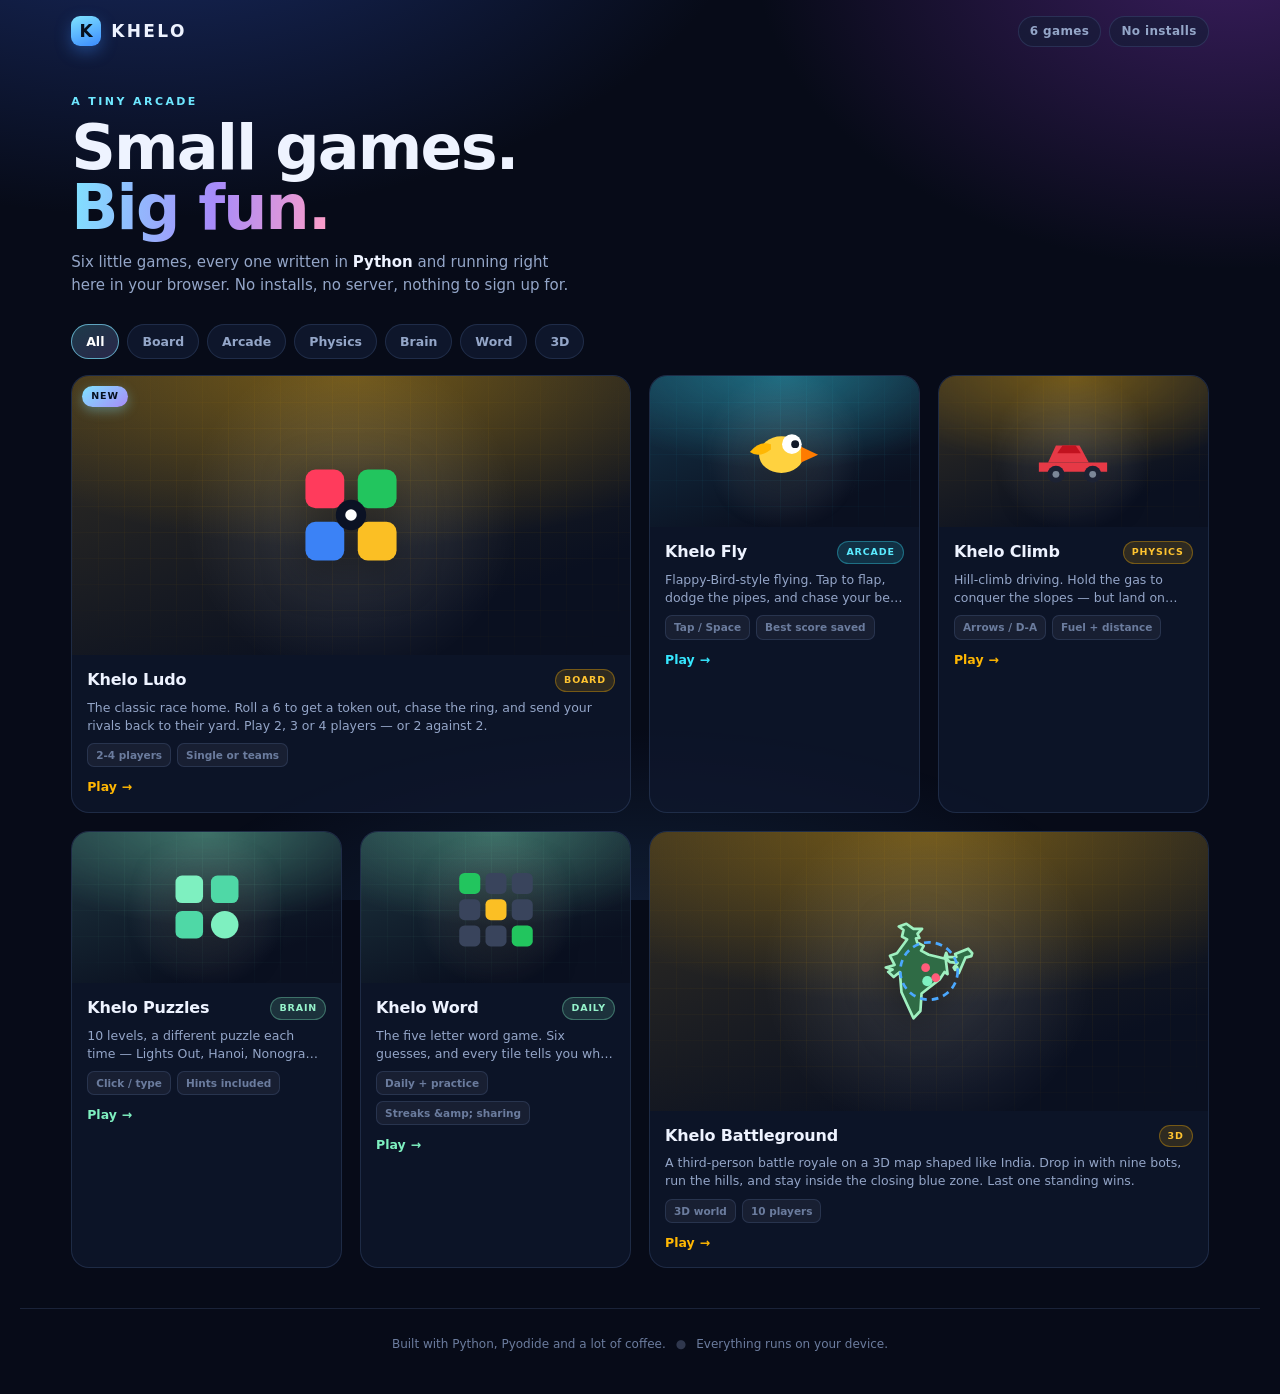
<file: index.html>
<!doctype html>
<html lang="en">
<head>
  <meta charset="utf-8">
  <meta name="viewport" content="width=device-width, initial-scale=1, viewport-fit=cover">
  <meta name="theme-color" content="#070b18">
  <meta name="description" content="Khelo - six little browser games, every one written in Python and running right here.">
  <title>Khelo - Play Python Games</title>
  <link rel="icon" href="data:image/svg+xml,%3Csvg xmlns='http://www.w3.org/2000/svg' viewBox='0 0 32 32'%3E%3Crect width='32' height='32' rx='9' fill='%237fe3ff'/%3E%3Ctext x='16' y='23' font-family='system-ui,sans-serif' font-size='20' font-weight='900' text-anchor='middle' fill='%2306101f'%3EK%3C/text%3E%3C/svg%3E">
  <link rel="stylesheet" href="style.css">
</head>
<body>
  <div class="glow" aria-hidden="true"></div>

  <header class="top">
    <a class="brand" href="./"><span class="mark">K</span>KHELO</a>
    <div class="top-right">
      <span class="pill">6 games</span>
      <span class="pill hide-sm">No installs</span>
    </div>
  </header>

  <main class="wrap">
    <section class="hero">
      <p class="eyebrow">A tiny arcade</p>
      <h1>Small games.<br><em>Big fun.</em></h1>
      <p class="lede">
        Six little games, every one written in <b>Python</b> and running
        right here in your browser. No installs, no server, nothing to sign up for.
      </p>
    </section>

    <div class="filters" role="group" aria-label="Filter games">
      <button class="chip is-on" type="button" data-f="all">All</button>
      <button class="chip" type="button" data-f="board">Board</button>
      <button class="chip" type="button" data-f="arcade">Arcade</button>
      <button class="chip" type="button" data-f="physics">Physics</button>
      <button class="chip" type="button" data-f="brain">Brain</button>
      <button class="chip" type="button" data-f="word">Word</button>
      <button class="chip" type="button" data-f="3d">3D</button>
    </div>

    <section class="grid" aria-label="Games">

      <a class="card wide" href="games/ludo/" data-cat="board"
         style="--accent:#ffb703;--i:0">
        <div class="art" aria-hidden="true">
          <span class="art-grid"></span>
          <span class="fresh">New</span>
          <span class="art-icon"><svg viewBox="0 0 64 64"> <rect x="5" y="5" width="23" height="23" rx="6" fill="#ff3b5c"/> <rect x="36" y="5" width="23" height="23" rx="6" fill="#22c55e"/> <rect x="36" y="36" width="23" height="23" rx="6" fill="#fbbf24"/> <rect x="5" y="36" width="23" height="23" rx="6" fill="#3b82f6"/> <circle cx="32" cy="32" r="9" fill="#0b1224"/> <circle cx="32" cy="32" r="3.4" fill="#ffffff"/> </svg></span>
        </div>
        <div class="body">
          <div class="head">
            <h3>Khelo Ludo</h3>
            <span class="tag">Board</span>
          </div>
          <p>The classic race home. Roll a 6 to get a token out, chase the ring, and send your rivals back to their yard. Play 2, 3 or 4 players &mdash; or 2 against 2.</p>
          <div class="meta"><span>2-4 players</span><span>Single or teams</span></div>
          <span class="go">Play <b>&#8594;</b></span>
        </div>
      </a>
      <a class="card" href="games/fly/" data-cat="arcade"
         style="--accent:#36e7ff;--i:1">
        <div class="art" aria-hidden="true">
          <span class="art-grid"></span>
          <span class="art-icon"><svg viewBox="0 0 64 64"> <ellipse cx="30" cy="34" rx="17" ry="14" fill="#ffd23f"/> <path d="M45 28l13 6-13 6z" fill="#ff7b00"/> <circle cx="38" cy="26" r="7.5" fill="#fff"/> <circle cx="40.5" cy="26" r="3" fill="#111827"/> <path d="M22 30q-9 7-16 2 7-9 16-6z" fill="#ffb703"/> </svg></span>
        </div>
        <div class="body">
          <div class="head">
            <h3>Khelo Fly</h3>
            <span class="tag">Arcade</span>
          </div>
          <p>Flappy-Bird-style flying. Tap to flap, dodge the pipes, and chase your best score as the gaps tighten.</p>
          <div class="meta"><span>Tap / Space</span><span>Best score saved</span></div>
          <span class="go">Play <b>&#8594;</b></span>
        </div>
      </a>
      <a class="card" href="games/hillclimb/" data-cat="physics"
         style="--accent:#ffb703;--i:2">
        <div class="art" aria-hidden="true">
          <span class="art-grid"></span>
          <span class="art-icon"><svg viewBox="0 0 64 64"> <path d="M6 40h52v7H6z" fill="#e63946"/> <path d="M13 40l6-13h18l7 13z" fill="#e63946"/> <path d="M20 33l4-6h10l4 6z" fill="#c1121f"/> <circle cx="19" cy="49" r="6.5" fill="#1c2233"/> <circle cx="47" cy="49" r="6.5" fill="#1c2233"/> <circle cx="19" cy="49" r="2.6" fill="#7b8798"/> <circle cx="47" cy="49" r="2.6" fill="#7b8798"/> </svg></span>
        </div>
        <div class="body">
          <div class="head">
            <h3>Khelo Climb</h3>
            <span class="tag">Physics</span>
          </div>
          <p>Hill-climb driving. Hold the gas to conquer the slopes — but land on your head and it's over.</p>
          <div class="meta"><span>Arrows / D-A</span><span>Fuel + distance</span></div>
          <span class="go">Play <b>&#8594;</b></span>
        </div>
      </a>
      <a class="card" href="games/puzzle/" data-cat="brain"
         style="--accent:#7ef0c0;--i:3">
        <div class="art" aria-hidden="true">
          <span class="art-grid"></span>
          <span class="art-icon"><svg viewBox="0 0 64 64"> <rect x="8" y="8" width="21" height="21" rx="5" fill="#7ef0c0"/> <rect x="35" y="8" width="21" height="21" rx="5" fill="#4fd8a6"/> <rect x="8" y="35" width="21" height="21" rx="5" fill="#4fd8a6"/> <circle cx="45.5" cy="45.5" r="10.5" fill="#7ef0c0"/> </svg></span>
        </div>
        <div class="body">
          <div class="head">
            <h3>Khelo Puzzles</h3>
            <span class="tag">Brain</span>
          </div>
          <p>10 levels, a different puzzle each time — Lights Out, Hanoi, Nonogram, Sudoku, N-Queens and more. Each one is harder than the last.</p>
          <div class="meta"><span>Click / type</span><span>Hints included</span></div>
          <span class="go">Play <b>&#8594;</b></span>
        </div>
      </a>
      <a class="card" href="games/word/" data-cat="word"
         style="--accent:#7ef0c0;--i:4">
        <div class="art" aria-hidden="true">
          <span class="art-grid"></span>
          <span class="art-icon"><svg viewBox="0 0 64 64"> <rect x="4" y="6" width="16" height="16" rx="4" fill="#22c55e"/> <rect x="24" y="6" width="16" height="16" rx="4" fill="#39445c"/> <rect x="44" y="6" width="16" height="16" rx="4" fill="#39445c"/> <rect x="4" y="26" width="16" height="16" rx="4" fill="#39445c"/> <rect x="24" y="26" width="16" height="16" rx="4" fill="#fbbf24"/> <rect x="44" y="26" width="16" height="16" rx="4" fill="#39445c"/> <rect x="4" y="46" width="16" height="16" rx="4" fill="#39445c"/> <rect x="24" y="46" width="16" height="16" rx="4" fill="#39445c"/> <rect x="44" y="46" width="16" height="16" rx="4" fill="#22c55e"/> </svg></span>
        </div>
        <div class="body">
          <div class="head">
            <h3>Khelo Word</h3>
            <span class="tag">Daily</span>
          </div>
          <p>The five letter word game. Six guesses, and every tile tells you what it found &mdash; green for the right place, amber for the wrong one. A new word every day, or practise as much as you like.</p>
          <div class="meta"><span>Daily + practice</span><span>Streaks &amp;amp; sharing</span></div>
          <span class="go">Play <b>&#8594;</b></span>
        </div>
      </a>
      <a class="card wide" href="games/battle/" data-cat="3d"
         style="--accent:#ffb703;--i:5">
        <div class="art" aria-hidden="true">
          <span class="art-grid"></span>
          <span class="art-icon"><svg viewBox="0 0 64 64"> <path d="M22.8 7.0 L27.9 7.0 L25.2 9.9 L26.3 12.4 L24.3 12.7 L25.0 15.1 L28.9 17.1 L27.3 19.9 L31.9 22.4 L41.1 24.6 L42.2 21.2 L43.1 23.8 L48.2 23.7 L47.5 21.9 L55.2 18.8 L57.6 21.4 L57.1 23.2 L53.6 24.1 L49.7 33.2 L48.6 29.7 L47.4 31.3 L46.6 30.0 L48.9 27.2 L44.3 26.7 L41.8 24.1 L43.0 33.8 L41.2 32.6 L38.3 37.0 L27.6 45.3 L26.9 55.7 L22.8 60.0 L15.7 44.6 L14.7 32.6 L11.1 35.6 L7.8 32.5 L10.4 31.2 L6.4 29.9 L11.6 28.4 L8.9 23.0 L13.0 21.5 L19.0 13.3 L16.0 11.6 L16.9 7.7 L14.1 5.6 L18.6 4.0 Z" fill="#2f6b45" stroke="#9ff0c0" stroke-width="1.6" stroke-linejoin="round"/> <circle cx="32" cy="32" r="17" fill="none" stroke="#4aa8ff" stroke-width="1.6" stroke-dasharray="4 3"/> <circle cx="30" cy="30" r="2.6" fill="#ff5c7a"/> <circle cx="36" cy="36" r="2.6" fill="#ff5c7a"/> <circle cx="31" cy="38" r="3.0" fill="#7ef0c0"/> </svg></span>
        </div>
        <div class="body">
          <div class="head">
            <h3>Khelo Battleground</h3>
            <span class="tag">3D</span>
          </div>
          <p>A third-person battle royale on a 3D map shaped like India. Drop in with nine bots, run the hills, and stay inside the closing blue zone. Last one standing wins.</p>
          <div class="meta"><span>3D world</span><span>10 players</span></div>
          <span class="go">Play <b>&#8594;</b></span>
        </div>
      </a>

    </section>

    <p class="empty" hidden>Nothing in that corner yet.</p>
  </main>

  <footer class="foot">
    <span>Built with Python, Pyodide and a lot of coffee.</span>
    <span class="foot-dot">&#9679;</span>
    <span>Everything runs on your device.</span>
  </footer>

  <script>
    (function () {
      var buttons = document.querySelectorAll(".filters .chip");
      var cards = document.querySelectorAll(".grid .card");
      var empty = document.querySelector(".empty");

      buttons.forEach(function (b) {
        b.addEventListener("click", function () {
          buttons.forEach(function (o) { o.classList.remove("is-on"); });
          b.classList.add("is-on");
          var want = b.dataset.f, shown = 0;
          cards.forEach(function (c) {
            var hit = (want === "all" || c.dataset.cat === want);
            c.classList.toggle("is-off", !hit);
            if (hit) shown++;
          });
          empty.hidden = shown > 0;
        });
      });
    })();
  </script>
</body>
</html>
</file>
<file: style.css>
:root {
  --ink: #eef3ff;
  --muted: #94a6c8;
  --dim: #6b7c9e;
  --line: rgba(140, 180, 255, 0.14);
  --card: rgba(16, 24, 46, 0.72);
  --radius: 18px;
  --pad: clamp(16px, 4vw, 56px);
}

* { box-sizing: border-box; }

html, body { margin: 0; }

body {
  min-height: 100vh;
  background:
    radial-gradient(1000px 620px at 12% -12%, #1b2f6d 0%, transparent 62%),
    radial-gradient(820px 560px at 96% -4%, #3a1d5e 0%, transparent 58%),
    #070b18;
  color: var(--ink);
  font-family: system-ui, -apple-system, "Segoe UI", Roboto, sans-serif;
  line-height: 1.55;
  overflow-x: hidden;
  -webkit-font-smoothing: antialiased;
}

.glow {
  position: fixed;
  inset: 0;
  pointer-events: none;
  background: radial-gradient(700px 340px at 50% 108%, rgba(80, 160, 255, 0.16), transparent 72%);
}

/* ---------------- top bar ---------------- */
.top {
  display: flex;
  align-items: center;
  justify-content: space-between;
  gap: 14px;
  padding: 16px var(--pad);
  max-width: 1240px;
  margin: 0 auto;
}

.brand {
  display: inline-flex;
  align-items: center;
  gap: 10px;
  font-weight: 900;
  font-size: 17px;
  letter-spacing: 0.14em;
  color: var(--ink);
  text-decoration: none;
}

.brand .mark {
  display: grid;
  place-items: center;
  width: 30px;
  height: 30px;
  border-radius: 9px;
  background: linear-gradient(160deg, #7fe3ff, #3b8bff);
  color: #06101f;
  font-size: 17px;
  letter-spacing: 0;
  box-shadow: 0 6px 16px rgba(59, 139, 255, 0.35);
}

.top-right { display: flex; gap: 8px; }

.pill {
  padding: 5px 11px;
  border-radius: 999px;
  border: 1px solid var(--line);
  background: rgba(20, 30, 56, 0.6);
  color: var(--muted);
  font-size: 12px;
  font-weight: 700;
  letter-spacing: 0.03em;
}

/* ---------------- hero ---------------- */
.wrap {
  max-width: 1240px;
  margin: 0 auto;
  padding: 0 var(--pad) 40px;
}

.hero { padding: clamp(10px, 3vw, 30px) 0 clamp(14px, 2vw, 22px); }

.eyebrow {
  margin: 0 0 8px;
  font-size: 11px;
  font-weight: 800;
  letter-spacing: 0.22em;
  text-transform: uppercase;
  color: #6ee7ff;
}

.hero h1 {
  margin: 0;
  font-size: clamp(34px, 6.4vw, 62px);
  line-height: 0.98;
  letter-spacing: -0.03em;
  font-weight: 900;
}

.hero h1 em {
  font-style: normal;
  background: linear-gradient(96deg, #7fe3ff, #a78bfa 55%, #ff9ec7);
  -webkit-background-clip: text;
  background-clip: text;
  color: transparent;
}

.lede {
  margin: 12px 0 0;
  max-width: 54ch;
  color: var(--muted);
  font-size: clamp(13px, 1.5vw, 15px);
}

.lede b { color: var(--ink); font-weight: 700; }

/* ---------------- filters ---------------- */
.filters {
  display: flex;
  gap: 8px;
  overflow-x: auto;
  padding: 4px 0 16px;
  scrollbar-width: none;
}
.filters::-webkit-scrollbar { display: none; }

.chip {
  flex: 0 0 auto;
  padding: 7px 14px;
  border-radius: 999px;
  border: 1px solid var(--line);
  background: rgba(18, 28, 52, 0.7);
  color: var(--muted);
  font: inherit;
  font-size: 12.5px;
  font-weight: 700;
  cursor: pointer;
  transition: color .15s ease, border-color .15s ease, background .15s ease;
}

.chip:hover { color: var(--ink); border-color: rgba(140, 190, 255, 0.4); }

.chip.is-on {
  background: linear-gradient(150deg, rgba(110, 231, 255, 0.22), rgba(167, 139, 250, 0.22));
  border-color: rgba(126, 227, 255, 0.65);
  color: #fff;
}

/* ---------------- the grid ---------------- */
.grid {
  display: grid;
  grid-template-columns: repeat(4, minmax(0, 1fr));
  gap: clamp(12px, 1.5vw, 18px);
}

.card {
  position: relative;
  display: flex;
  flex-direction: column;
  border-radius: var(--radius);
  border: 1px solid var(--line);
  background: var(--card);
  overflow: hidden;
  text-decoration: none;
  color: inherit;
  isolation: isolate;
  transition: transform .18s ease, border-color .18s ease, box-shadow .18s ease;
  animation: rise .45s cubic-bezier(.2, .8, .3, 1) backwards;
  animation-delay: calc(var(--i, 0) * 65ms);
}

.card.wide { grid-column: span 2; }

.card.is-off { display: none; }

@keyframes rise {
  from { opacity: 0; transform: translateY(14px); }
  to   { opacity: 1; transform: none; }
}

.card:hover,
.card:focus-visible {
  transform: translateY(-4px);
  border-color: var(--accent);
  border-color: color-mix(in srgb, var(--accent) 55%, transparent);
  box-shadow:
    0 16px 38px rgba(0, 0, 0, 0.45),
    0 0 0 1px color-mix(in srgb, var(--accent) 30%, transparent),
    0 0 34px color-mix(in srgb, var(--accent) 18%, transparent);
  outline: none;
}

/* the cover: the icon is the focal subject, on a lit stage */
.art {
  position: relative;
  display: grid;
  place-items: center;
  aspect-ratio: 16 / 9;
  overflow: hidden;
  background:
    radial-gradient(120% 100% at 50% 0%, rgba(255, 255, 255, 0.10) 0%, transparent 62%),
    linear-gradient(160deg, #131c36, #0a1020 78%);
  background:
    radial-gradient(120% 100% at 50% 0%,
      color-mix(in srgb, var(--accent) 34%, transparent) 0%,
      transparent 62%),
    linear-gradient(160deg,
      color-mix(in srgb, var(--accent) 16%, #0d1428),
      #0a1020 78%);
}

.card.wide .art { aspect-ratio: 2 / 1; }

.art-grid {
  position: absolute;
  inset: 0;
  background-image:
    linear-gradient(rgba(255, 255, 255, 0.06) 1px, transparent 1px),
    linear-gradient(90deg, rgba(255, 255, 255, 0.06) 1px, transparent 1px);
  background-image:
    linear-gradient(color-mix(in srgb, var(--accent) 12%, transparent) 1px, transparent 1px),
    linear-gradient(90deg, color-mix(in srgb, var(--accent) 12%, transparent) 1px, transparent 1px);
  background-size: 26px 26px;
  mask-image: radial-gradient(70% 70% at 50% 45%, #000 30%, transparent 100%);
  -webkit-mask-image: radial-gradient(70% 70% at 50% 45%, #000 30%, transparent 100%);
  opacity: .5;
}

.art::after {
  content: "";
  position: absolute;
  width: 62%;
  aspect-ratio: 1;
  border-radius: 50%;
  background: radial-gradient(circle, rgba(255, 255, 255, 0.14), transparent 68%);
  pointer-events: none;
}

.art-icon {
  position: relative;
  z-index: 1;
  display: block;
  width: clamp(54px, 9vw, 84px);
  transition: transform .22s ease;
  filter: drop-shadow(0 10px 20px rgba(0, 0, 0, 0.5));
}

.card.wide .art-icon { width: clamp(64px, 11vw, 108px); }

.card:hover .art-icon { transform: scale(1.09) rotate(-3deg); }

.art-icon svg { display: block; width: 100%; height: auto; }

/* the text under the cover */
.body {
  display: flex;
  flex-direction: column;
  gap: 6px;
  padding: 13px 15px 15px;
}

.head {
  display: flex;
  align-items: center;
  justify-content: space-between;
  gap: 10px;
}

.head h3 {
  margin: 0;
  font-size: 16px;
  font-weight: 800;
  letter-spacing: -0.01em;
}

.tag {
  flex: 0 0 auto;
  padding: 3px 8px;
  border-radius: 999px;
  font-size: 9.5px;
  font-weight: 800;
  letter-spacing: 0.09em;
  text-transform: uppercase;
  color: var(--accent);
  color: color-mix(in srgb, var(--accent) 82%, white);
  background: rgba(255, 255, 255, 0.06);
  background: color-mix(in srgb, var(--accent) 14%, transparent);
  border: 1px solid var(--accent);
  border-color: color-mix(in srgb, var(--accent) 34%, transparent);
}

.body p {
  margin: 0;
  font-size: 12.5px;
  line-height: 1.45;
  color: var(--muted);
  display: -webkit-box;
  -webkit-line-clamp: 2;
  -webkit-box-orient: vertical;
  overflow: hidden;
}

.card.wide .body p { -webkit-line-clamp: 2; }

.meta {
  display: flex;
  flex-wrap: wrap;
  gap: 6px;
  margin-top: 2px;
}

.meta span {
  padding: 3px 8px;
  border-radius: 7px;
  background: rgba(255, 255, 255, 0.05);
  border: 1px solid var(--line);
  color: var(--dim);
  font-size: 10.5px;
  font-weight: 600;
}

.go {
  margin-top: 4px;
  font-size: 12.5px;
  font-weight: 800;
  color: var(--accent);
  display: inline-flex;
  align-items: center;
  gap: 5px;
}

.go b { transition: transform .18s ease; }
.card:hover .go b { transform: translateX(4px); }

.empty {
  margin: 30px 0;
  text-align: center;
  color: var(--dim);
  font-size: 13px;
}

/* ---------------- footer ---------------- */
.foot {
  display: flex;
  flex-wrap: wrap;
  align-items: center;
  justify-content: center;
  gap: 10px;
  padding: 26px var(--pad) 40px;
  color: var(--dim);
  font-size: 12px;
  border-top: 1px solid var(--line);
  max-width: 1240px;
  margin: 0 auto;
}

.foot-dot { opacity: .4; }

/* ---------------- responsive ---------------- */
@media (max-width: 980px) {
  .grid { grid-template-columns: repeat(2, minmax(0, 1fr)); }
  .card.wide { grid-column: span 2; }
  .hide-sm { display: none; }
}

@media (max-width: 560px) {
  /* the chips scroll on a small screen - fade the edge so it is obvious */
  .filters {
    mask-image: linear-gradient(90deg, #000 82%, transparent 100%);
    -webkit-mask-image: linear-gradient(90deg, #000 82%, transparent 100%);
  }
  .grid { grid-template-columns: minmax(0, 1fr); }
  .card.wide { grid-column: span 1; }
  .card.wide .art { aspect-ratio: 16 / 9; }
  .hero h1 { font-size: clamp(32px, 11vw, 44px); }
  .top { padding-top: 12px; }
}

/* ---------------- motion off ---------------- */
@media (prefers-reduced-motion: reduce) {
  .card { animation: none; }
  .card, .card .art-icon, .go b { transition: none; }
  .card:hover { transform: none; }
  .card:hover .art-icon { transform: none; }
  .card:hover .go b { transform: none; }
}

/* the newest game wears a badge */
.fresh {
  position: absolute;
  top: 10px;
  left: 10px;
  z-index: 2;
  padding: 3px 9px;
  border-radius: 999px;
  font-size: 9.5px;
  font-weight: 900;
  letter-spacing: 0.10em;
  text-transform: uppercase;
  color: #06101f;
  background: linear-gradient(140deg, #7fe3ff, #a78bfa);
  box-shadow: 0 4px 12px rgba(127, 227, 255, 0.35);
}
</file>
